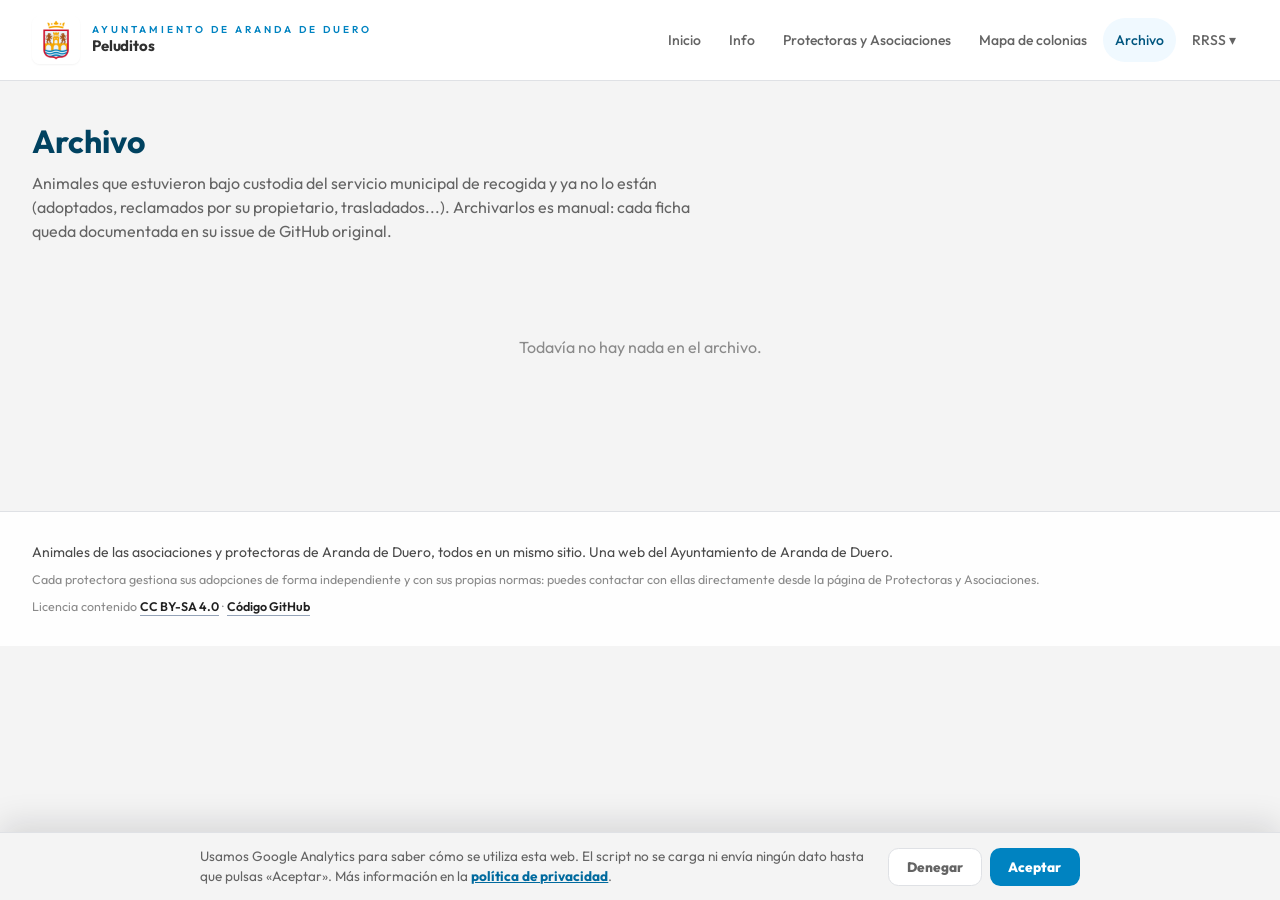
<file: archivo/index.html>
<!doctype html>
<html lang="es">
<head>
  <meta charset="utf-8">
  <meta name="viewport" content="width=device-width, initial-scale=1">
  <base href="../">
  <title>Archivo — Peluditos</title>
  <meta name="description" content="Archivo de animales que ya no están bajo custodia del servicio municipal de recogida de Aranda de Duero.">
  <link rel="canonical" href="https://peluditos.arandadeduero.dev/archivo/">
  <meta property="og:type" content="website">
  <meta property="og:site_name" content="Peluditos">
  <meta property="og:locale" content="es_ES">
  <meta property="og:title" content="Archivo — Peluditos">
  <meta property="og:description" content="Archivo de animales que ya no están bajo custodia del servicio municipal de recogida de Aranda de Duero.">
  <meta property="og:url" content="https://peluditos.arandadeduero.dev/archivo/">
  <meta property="og:image" content="https://peluditos.arandadeduero.dev/img/og.jpg?v=3">
  <meta property="og:image:width" content="1200">
  <meta property="og:image:height" content="630">
  <meta property="og:image:alt" content="Un cachorro y un gatito jugando juntos">
  <meta name="twitter:card" content="summary_large_image">
  <meta name="twitter:title" content="Archivo — Peluditos">
  <meta name="twitter:description" content="Archivo de animales que ya no están bajo custodia del servicio municipal de recogida de Aranda de Duero.">
  <meta name="twitter:image" content="https://peluditos.arandadeduero.dev/img/og.jpg?v=3">
  <link rel="icon" href="img/logo-web.jpg">
  <link rel="preconnect" href="https://fonts.googleapis.com">
  <link rel="preconnect" href="https://fonts.gstatic.com" crossorigin>
  <link href="https://fonts.googleapis.com/css2?family=Outfit:wght@300..800&display=swap" rel="stylesheet">
  <link rel="stylesheet" href="styles.css?v=14">
</head>
<body>
  <header class="topbar">
    <div class="container topbar__inner">
      <a class="brand" href="./">
        <img class="brand__logo" src="img/logo-web.jpg" alt="Peluditos">
        <span class="brand__text">
          <span class="brand__kicker">Ayuntamiento de Aranda de Duero</span>
          <span class="brand__title">Peluditos</span>
        </span>
      </a>
      <button class="nav-toggle" aria-label="Abrir menú" aria-expanded="false" aria-controls="mainnav">☰</button>
      <nav class="mainnav" id="mainnav" aria-label="Menú principal">
        <a href="./">Inicio</a>
        <a href="info/">Info</a>
        <a href="protectoras/">Protectoras y Asociaciones</a>
        <a href="mapa-colonias/">Mapa de colonias</a>
        <a href="archivo/" class="is-active">Archivo</a>
        <div class="nav-dropdown" data-nav-dropdown>
          <button class="nav-dropdown__toggle" type="button" aria-haspopup="true" aria-expanded="false">RRSS ▾</button>
          <div class="nav-dropdown__menu">
            <a href="https://www.instagram.com/ayuntamientoarandadeduero" target="_blank" rel="noopener">📷 Instagram</a>
            <a href="https://www.facebook.com/aytoarandadeduero" target="_blank" rel="noopener">📘 Facebook</a>
          </div>
        </div>
      </nav>
    </div>
  </header>

  <div class="container">
    <h1 class="page-title">Archivo</h1>
    <p class="page-lead">Animales que estuvieron bajo custodia del servicio municipal de recogida
       y ya no lo están (adoptados, reclamados por su propietario, trasladados...). Archivarlos es
       manual: cada ficha queda documentada en su issue de GitHub original.</p>
  </div>

  <main class="container">
    <ul id="archivo-list" class="archivo-list" aria-label="Fichas archivadas"></ul>
    <p id="archivo-empty" class="empty" hidden>Todavía no hay nada en el archivo.</p>
  </main>

  <footer class="site-footer">
    <div class="container site-footer__inner">
      <p>Animales de las asociaciones y protectoras de Aranda de Duero, todos en un mismo sitio.
         Una web del Ayuntamiento de Aranda de Duero.</p>
      <p class="fineprint">Cada protectora gestiona sus adopciones de forma independiente y con sus propias normas:
         puedes contactar con ellas directamente desde la página de Protectoras y Asociaciones.</p>
      <p class="fineprint">Licencia contenido <a href="https://creativecommons.org/licenses/by-sa/4.0/deed.es" target="_blank" rel="noopener">CC BY-SA 4.0</a>
         · <a href="https://github.com/arandadeduero/peluditos" target="_blank" rel="noopener">Código GitHub</a></p>
    </div>
  </footer>

  <div class="analytics-consent" data-analytics-consent role="region" aria-label="Aviso de privacidad y analítica" hidden>
    <p class="analytics-consent-text">
      Usamos Google Analytics para saber cómo se utiliza esta web. El script no se carga ni envía ningún dato hasta que pulsas «Aceptar». Más información en la
      <a href="https://www.arandadeduero.es/politica-privacidad/" target="_blank" rel="noopener">política de privacidad</a>.
    </p>
    <div class="analytics-consent-actions">
      <button class="analytics-consent-btn analytics-consent-deny" type="button" data-analytics-consent-deny>Denegar</button>
      <button class="analytics-consent-btn analytics-consent-accept" type="button" data-analytics-consent-accept>Aceptar</button>
    </div>
  </div>

  <script src="archivo.js?v=1" defer></script>
  <script src="nav.js?v=3" defer></script>
  <script src="analytics.js?v=1" defer></script>
</body>
</html>
</file>
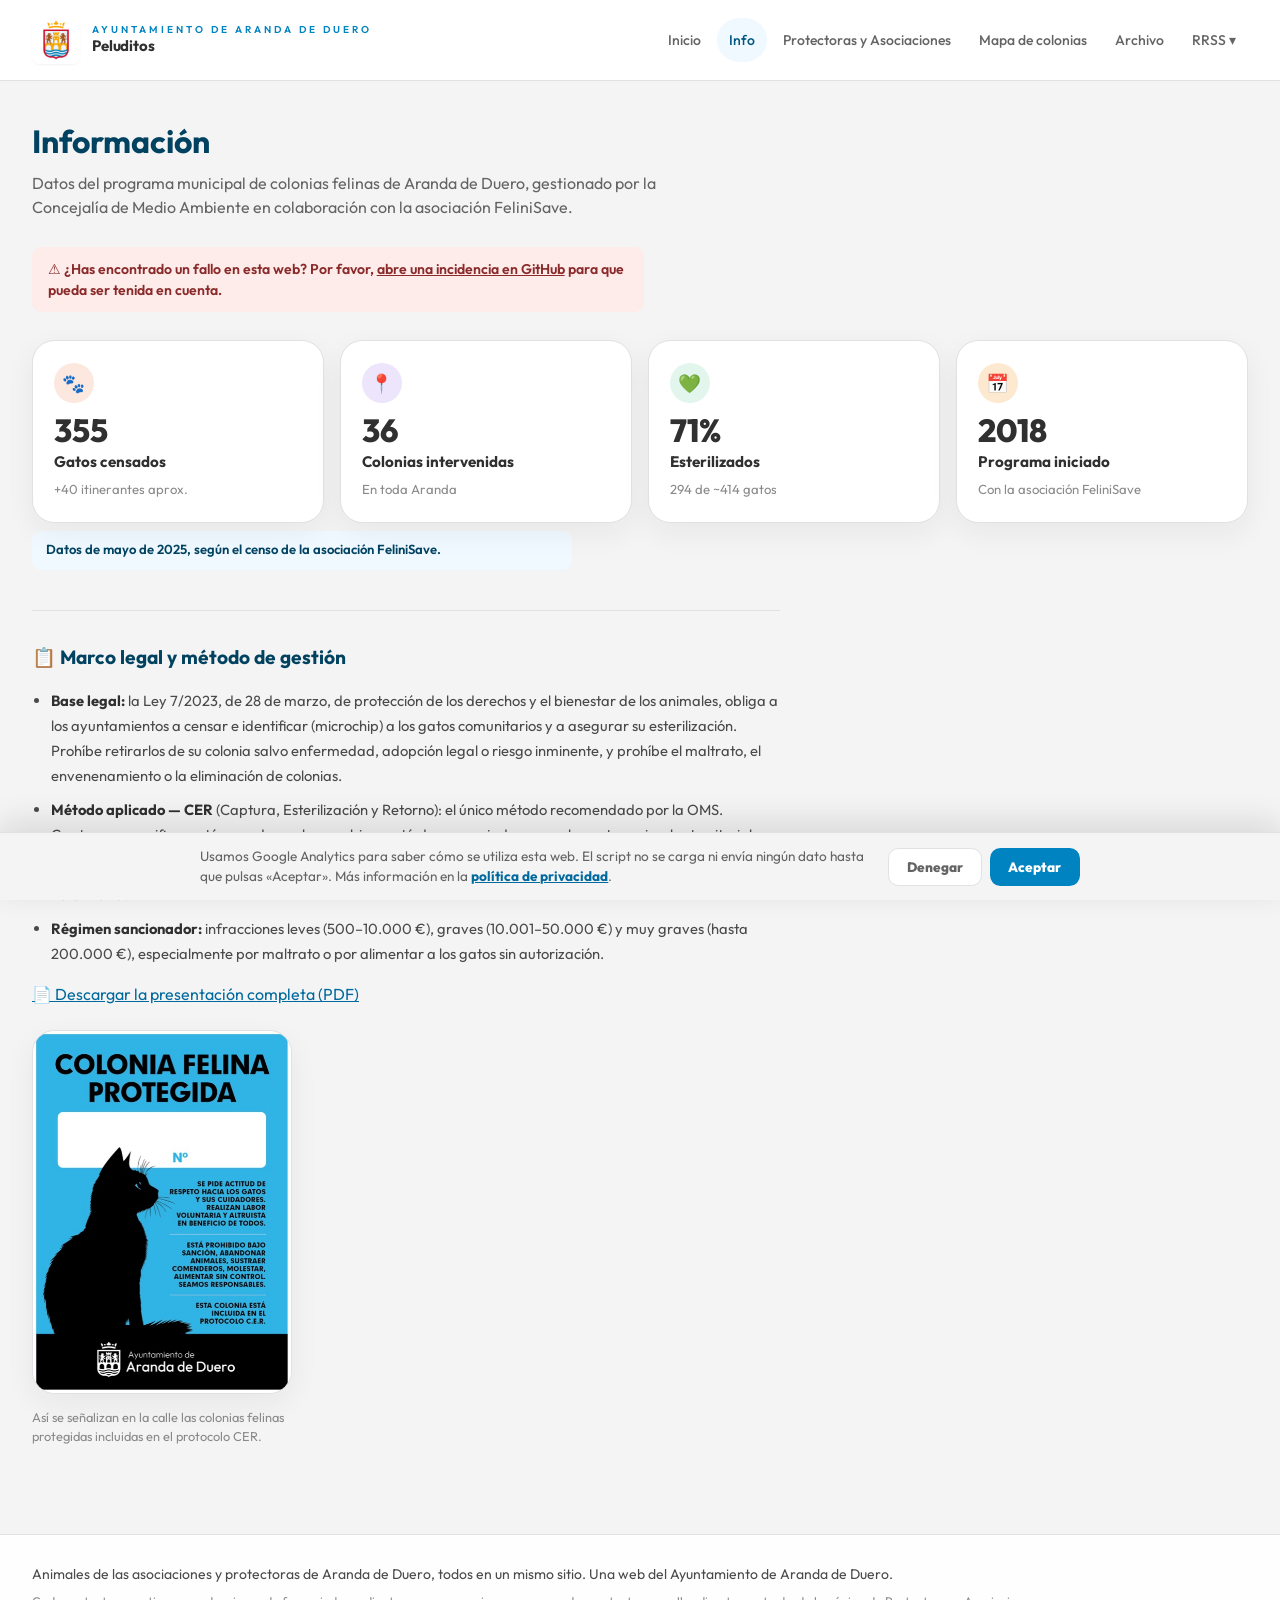
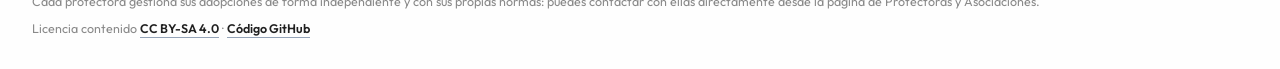
<file: info/index.html>
<!doctype html>
<html lang="es">
<head>
  <meta charset="utf-8">
  <meta name="viewport" content="width=device-width, initial-scale=1">
  <base href="../">
  <title>Información — Peluditos</title>
  <meta name="description" content="Información sobre el programa de colonias felinas y otros datos del Ayuntamiento de Aranda de Duero.">
  <link rel="canonical" href="https://peluditos.arandadeduero.dev/info/">
  <meta property="og:type" content="website">
  <meta property="og:site_name" content="Peluditos">
  <meta property="og:locale" content="es_ES">
  <meta property="og:title" content="Información — Peluditos">
  <meta property="og:description" content="Información sobre el programa de colonias felinas y otros datos del Ayuntamiento de Aranda de Duero.">
  <meta property="og:url" content="https://peluditos.arandadeduero.dev/info/">
  <meta property="og:image" content="https://peluditos.arandadeduero.dev/img/og.jpg?v=3">
  <meta property="og:image:width" content="1200">
  <meta property="og:image:height" content="630">
  <meta property="og:image:alt" content="Un cachorro y un gatito jugando juntos">
  <meta name="twitter:card" content="summary_large_image">
  <meta name="twitter:title" content="Información — Peluditos">
  <meta name="twitter:description" content="Información sobre el programa de colonias felinas y otros datos del Ayuntamiento de Aranda de Duero.">
  <meta name="twitter:image" content="https://peluditos.arandadeduero.dev/img/og.jpg?v=3">
  <link rel="icon" href="img/logo-web.jpg">
  <link rel="preconnect" href="https://fonts.googleapis.com">
  <link rel="preconnect" href="https://fonts.gstatic.com" crossorigin>
  <link href="https://fonts.googleapis.com/css2?family=Outfit:wght@300..800&display=swap" rel="stylesheet">
  <link rel="stylesheet" href="styles.css?v=14">
</head>
<body>
  <header class="topbar">
    <div class="container topbar__inner">
      <a class="brand" href="./">
        <img class="brand__logo" src="img/logo-web.jpg" alt="Peluditos">
        <span class="brand__text">
          <span class="brand__kicker">Ayuntamiento de Aranda de Duero</span>
          <span class="brand__title">Peluditos</span>
        </span>
      </a>
      <button class="nav-toggle" aria-label="Abrir menú" aria-expanded="false" aria-controls="mainnav">☰</button>
      <nav class="mainnav" id="mainnav" aria-label="Menú principal">
        <a href="./">Inicio</a>
        <a href="info/" class="is-active">Info</a>
        <a href="protectoras/">Protectoras y Asociaciones</a>
        <a href="mapa-colonias/">Mapa de colonias</a>
        <a href="archivo/">Archivo</a>
        <div class="nav-dropdown" data-nav-dropdown>
          <button class="nav-dropdown__toggle" type="button" aria-haspopup="true" aria-expanded="false">RRSS ▾</button>
          <div class="nav-dropdown__menu">
            <a href="https://www.instagram.com/ayuntamientoarandadeduero" target="_blank" rel="noopener">📷 Instagram</a>
            <a href="https://www.facebook.com/aytoarandadeduero" target="_blank" rel="noopener">📘 Facebook</a>
          </div>
        </div>
      </nav>
    </div>
  </header>

  <main class="container">
    <h1 class="page-title">Información</h1>
    <p class="page-lead">Datos del programa municipal de colonias felinas de Aranda de Duero, gestionado
       por la Concejalía de Medio Ambiente en colaboración con la asociación FeliniSave.</p>

    <p class="report-banner">⚠️ ¿Has encontrado un fallo en esta web? Por favor,
       <a href="https://github.com/arandadeduero/peluditos/issues" target="_blank" rel="noopener">abre una incidencia en GitHub</a>
       para que pueda ser tenida en cuenta.</p>

    <section class="stats" aria-label="Datos del programa de colonias felinas">
      <div class="stat-card">
        <span class="stat-card__icon stat-card__icon--paw">🐾</span>
        <strong class="stat-card__number">355</strong>
        <span class="stat-card__label">Gatos censados</span>
        <span class="stat-card__sub">+40 itinerantes aprox.</span>
      </div>
      <div class="stat-card">
        <span class="stat-card__icon stat-card__icon--pin">📍</span>
        <strong class="stat-card__number">36</strong>
        <span class="stat-card__label">Colonias intervenidas</span>
        <span class="stat-card__sub">En toda Aranda</span>
      </div>
      <div class="stat-card">
        <span class="stat-card__icon stat-card__icon--heart">💚</span>
        <strong class="stat-card__number">71%</strong>
        <span class="stat-card__label">Esterilizados</span>
        <span class="stat-card__sub">294 de ~414 gatos</span>
      </div>
      <div class="stat-card">
        <span class="stat-card__icon stat-card__icon--people">📅</span>
        <strong class="stat-card__number">2018</strong>
        <span class="stat-card__label">Programa iniciado</span>
        <span class="stat-card__sub">Con la asociación FeliniSave</span>
      </div>
    </section>
    <p class="page-note">Datos de mayo de 2025, según el censo de la asociación FeliniSave.</p>

    <section class="info-block">
      <h2>📋 Marco legal y método de gestión</h2>
      <ul>
        <li><strong>Base legal:</strong> la Ley 7/2023, de 28 de marzo, de protección de los
          derechos y el bienestar de los animales, obliga a los ayuntamientos a censar e
          identificar (microchip) a los gatos comunitarios y a asegurar su esterilización.
          Prohíbe retirarlos de su colonia salvo enfermedad, adopción legal o riesgo inminente, y
          prohíbe el maltrato, el envenenamiento o la eliminación de colonias.</li>
        <li><strong>Método aplicado — CER</strong> (Captura, Esterilización y Retorno): el único
          método recomendado por la OMS. Capturar y sacrificar está penado por ley; reubicar está
          desaconsejado por ser los gatos animales territoriales.</li>
        <li><strong>Colaboran en el programa:</strong> el Ayuntamiento de Aranda de Duero, la
          asociación FeliniSave y una clínica veterinaria.</li>
        <li><strong>Régimen sancionador:</strong> infracciones leves (500–10.000 €), graves
          (10.001–50.000 €) y muy graves (hasta 200.000 €), especialmente por maltrato o por
          alimentar a los gatos sin autorización.</li>
      </ul>
      <p><a href="docs/gestion-colonias-felinas.pdf" target="_blank" rel="noopener">📄 Descargar la presentación completa (PDF)</a></p>
      <figure>
        <img src="img/cartel-colonia-felina.jpg" alt="Cartel &quot;Colonia felina protegida&quot; del Ayuntamiento de Aranda de Duero" loading="lazy">
        <figcaption>Así se señalizan en la calle las colonias felinas protegidas incluidas en el protocolo CER.</figcaption>
      </figure>
    </section>
  </main>

  <footer class="site-footer">
    <div class="container site-footer__inner">
      <p>Animales de las asociaciones y protectoras de Aranda de Duero, todos en un mismo sitio.
         Una web del Ayuntamiento de Aranda de Duero.</p>
      <p class="fineprint">Cada protectora gestiona sus adopciones de forma independiente y con sus propias normas:
         puedes contactar con ellas directamente desde la página de Protectoras y Asociaciones.</p>
      <p class="fineprint">Licencia contenido <a href="https://creativecommons.org/licenses/by-sa/4.0/deed.es" target="_blank" rel="noopener">CC BY-SA 4.0</a>
         · <a href="https://github.com/arandadeduero/peluditos" target="_blank" rel="noopener">Código GitHub</a></p>
    </div>
  </footer>

  <div class="analytics-consent" data-analytics-consent role="region" aria-label="Aviso de privacidad y analítica" hidden>
    <p class="analytics-consent-text">
      Usamos Google Analytics para saber cómo se utiliza esta web. El script no se carga ni envía ningún dato hasta que pulsas «Aceptar». Más información en la
      <a href="https://www.arandadeduero.es/politica-privacidad/" target="_blank" rel="noopener">política de privacidad</a>.
    </p>
    <div class="analytics-consent-actions">
      <button class="analytics-consent-btn analytics-consent-deny" type="button" data-analytics-consent-deny>Denegar</button>
      <button class="analytics-consent-btn analytics-consent-accept" type="button" data-analytics-consent-accept>Aceptar</button>
    </div>
  </div>

  <script src="nav.js?v=3" defer></script>
  <script src="analytics.js?v=1" defer></script>
</body>
</html>
</file>
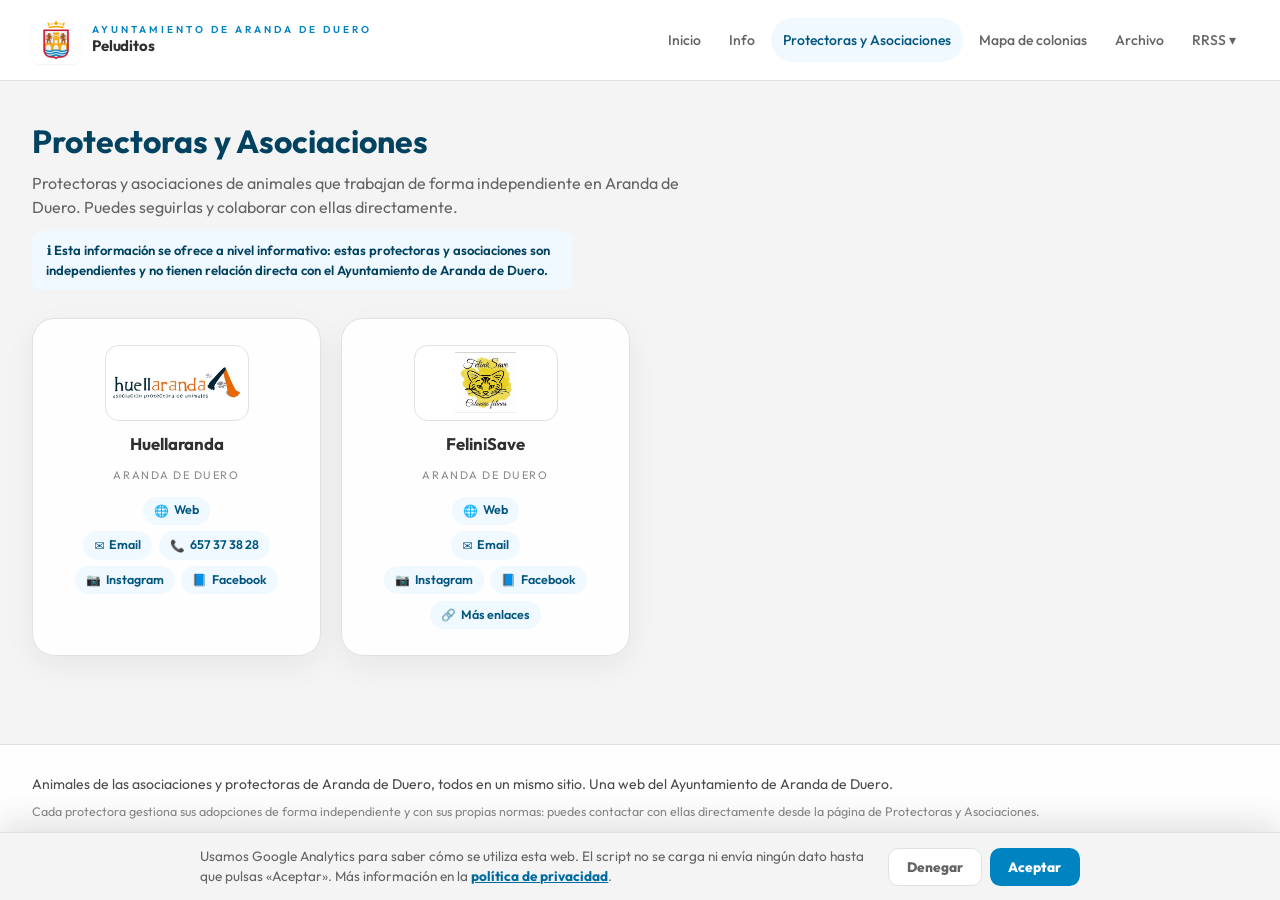
<file: protectoras/index.html>
<!doctype html>
<html lang="es">
<head>
  <meta charset="utf-8">
  <meta name="viewport" content="width=device-width, initial-scale=1">
  <base href="../">
  <title>Protectoras y Asociaciones — Peluditos</title>
  <meta name="description" content="Protectoras y asociaciones de animales de Aranda de Duero presentes en Peluditos, con sus enlaces y perfiles.">
  <link rel="canonical" href="https://peluditos.arandadeduero.dev/protectoras/">
  <meta property="og:type" content="website">
  <meta property="og:site_name" content="Peluditos">
  <meta property="og:locale" content="es_ES">
  <meta property="og:title" content="Protectoras y Asociaciones — Peluditos">
  <meta property="og:description" content="Las protectoras y asociaciones de animales de Aranda de Duero presentes en Peluditos, con sus enlaces y datos de contacto.">
  <meta property="og:url" content="https://peluditos.arandadeduero.dev/protectoras/">
  <meta property="og:image" content="https://peluditos.arandadeduero.dev/img/og.jpg?v=3">
  <meta property="og:image:width" content="1200">
  <meta property="og:image:height" content="630">
  <meta property="og:image:alt" content="Un cachorro y un gatito jugando juntos">
  <meta name="twitter:card" content="summary_large_image">
  <meta name="twitter:title" content="Protectoras y Asociaciones — Peluditos">
  <meta name="twitter:description" content="Las protectoras y asociaciones de animales de Aranda de Duero, con sus enlaces y contacto.">
  <meta name="twitter:image" content="https://peluditos.arandadeduero.dev/img/og.jpg?v=3">
  <link rel="icon" href="img/logo-web.jpg">
  <link rel="preconnect" href="https://fonts.googleapis.com">
  <link rel="preconnect" href="https://fonts.gstatic.com" crossorigin>
  <link href="https://fonts.googleapis.com/css2?family=Outfit:wght@300..800&display=swap" rel="stylesheet">
  <link rel="stylesheet" href="styles.css?v=14">
</head>
<body>
  <header class="topbar">
    <div class="container topbar__inner">
      <a class="brand" href="./">
        <img class="brand__logo" src="img/logo-web.jpg" alt="Peluditos">
        <span class="brand__text">
          <span class="brand__kicker">Ayuntamiento de Aranda de Duero</span>
          <span class="brand__title">Peluditos</span>
        </span>
      </a>
      <button class="nav-toggle" aria-label="Abrir menú" aria-expanded="false" aria-controls="mainnav">☰</button>
      <nav class="mainnav" id="mainnav" aria-label="Menú principal">
        <a href="./">Inicio</a>
        <a href="info/">Info</a>
        <a href="protectoras/" class="is-active">Protectoras y Asociaciones</a>
        <a href="mapa-colonias/">Mapa de colonias</a>
        <a href="archivo/">Archivo</a>
        <div class="nav-dropdown" data-nav-dropdown>
          <button class="nav-dropdown__toggle" type="button" aria-haspopup="true" aria-expanded="false">RRSS ▾</button>
          <div class="nav-dropdown__menu">
            <a href="https://www.instagram.com/ayuntamientoarandadeduero" target="_blank" rel="noopener">📷 Instagram</a>
            <a href="https://www.facebook.com/aytoarandadeduero" target="_blank" rel="noopener">📘 Facebook</a>
          </div>
        </div>
      </nav>
    </div>
  </header>

  <main class="container">
    <h1 class="page-title">Protectoras y Asociaciones</h1>
    <p class="page-lead">Protectoras y asociaciones de animales que trabajan de forma independiente en
       Aranda de Duero. Puedes seguirlas y colaborar con ellas directamente.</p>
    <p class="page-note">ℹ️ Esta información se ofrece a nivel informativo: estas protectoras y
       asociaciones son independientes y no tienen relación directa con el Ayuntamiento de Aranda
       de Duero.</p>

    <div id="shelters" class="shelters"></div>
  </main>

  <footer class="site-footer">
    <div class="container site-footer__inner">
      <p>Animales de las asociaciones y protectoras de Aranda de Duero, todos en un mismo sitio.
         Una web del Ayuntamiento de Aranda de Duero.</p>
      <p class="fineprint">Cada protectora gestiona sus adopciones de forma independiente y con sus propias normas:
         puedes contactar con ellas directamente desde la página de Protectoras y Asociaciones.</p>
      <p class="fineprint">Licencia contenido <a href="https://creativecommons.org/licenses/by-sa/4.0/deed.es" target="_blank" rel="noopener">CC BY-SA 4.0</a>
         · <a href="https://github.com/arandadeduero/peluditos" target="_blank" rel="noopener">Código GitHub</a></p>
    </div>
  </footer>

  <div class="analytics-consent" data-analytics-consent role="region" aria-label="Aviso de privacidad y analítica" hidden>
    <p class="analytics-consent-text">
      Usamos Google Analytics para saber cómo se utiliza esta web. El script no se carga ni envía ningún dato hasta que pulsas «Aceptar». Más información en la
      <a href="https://www.arandadeduero.es/politica-privacidad/" target="_blank" rel="noopener">política de privacidad</a>.
    </p>
    <div class="analytics-consent-actions">
      <button class="analytics-consent-btn analytics-consent-deny" type="button" data-analytics-consent-deny>Denegar</button>
      <button class="analytics-consent-btn analytics-consent-accept" type="button" data-analytics-consent-accept>Aceptar</button>
    </div>
  </div>

  <script src="nav.js?v=3" defer></script>
  <script src="analytics.js?v=1" defer></script>
  <script>
    const esc = (s) => (s || '').replace(/[&<>"']/g, (c) =>
      ({ '&': '&amp;', '<': '&lt;', '>': '&gt;', '"': '&quot;', "'": '&#39;' }[c]));
    const ok = (u) => /^https?:\/\//i.test(u || '');
    const okMail = (e) => /^[^\s@]+@[^\s@]+\.[^\s@]+$/.test(e || '');
    const okPhone = (t) => /^[+\d][\d\s.-]{7,}$/.test(t || '');

    fetch('shelters.json')
      .then((r) => (r.ok ? r.json() : []))
      .then((shelters) => {
        const grid = document.getElementById('shelters');
        for (const s of shelters) {
          const logo = s.logo || `img/shelters/${s.username}.jpg`;
          const wa = (s.whatsapp || '').startsWith('http')
            ? s.whatsapp
            : (s.whatsapp ? `https://wa.me/${s.whatsapp.replace(/\D/g, '')}` : '');
          const L = (href, icon, label, external = true) =>
            `<a href="${href}"${external ? ' target="_blank" rel="noopener"' : ''}><span class="ico">${icon}</span>${label}</a>`;
          const rows = [
            // Línea 1: Web
            [ok(s.web) && L(s.web, '🌐', 'Web')],
            // Línea 2: Email · Teléfono
            [
              okMail(s.email) && L(`mailto:${esc(s.email)}`, '✉️', 'Email', false),
              okPhone(s.phone) && L(`tel:${s.phone.replace(/[\s.-]/g, '')}`, '📞', esc(s.phone), false),
            ],
            // Línea 3: Redes sociales y mensajería
            [
              ok(s.instagramUrl) && L(s.instagramUrl, '📷', 'Instagram'),
              ok(s.facebook) && L(s.facebook, '📘', 'Facebook'),
              ok(wa) && L(wa, '💬', 'WhatsApp'),
              ok(s.contactForm) && L(s.contactForm, '📝', 'Contacto'),
              ok(s.linktree) && L(s.linktree, '🔗', 'Más enlaces'),
            ],
          ];
          const contactHtml = rows
            .map((r) => r.filter(Boolean))
            .filter((r) => r.length)
            .map((r) => `<div class="shelter-card__links">${r.join('')}</div>`)
            .join('');
          const card = document.createElement('div');
          card.className = 'shelter-card';
          card.innerHTML = `
            <img class="shelter-card__logo" loading="lazy" alt="Logo de ${esc(s.name)}"
                 src="${logo}" onerror="this.onerror=null;this.src='img/logo-web.jpg'">
            <h2 class="shelter-card__name">${esc(s.name)}</h2>
            <span class="shelter-card__zone">${esc(s.zone)}</span>
            <div class="shelter-card__contact">${contactHtml}</div>`;
          grid.appendChild(card);
        }
      });
  </script>
</body>
</html>
</file>
